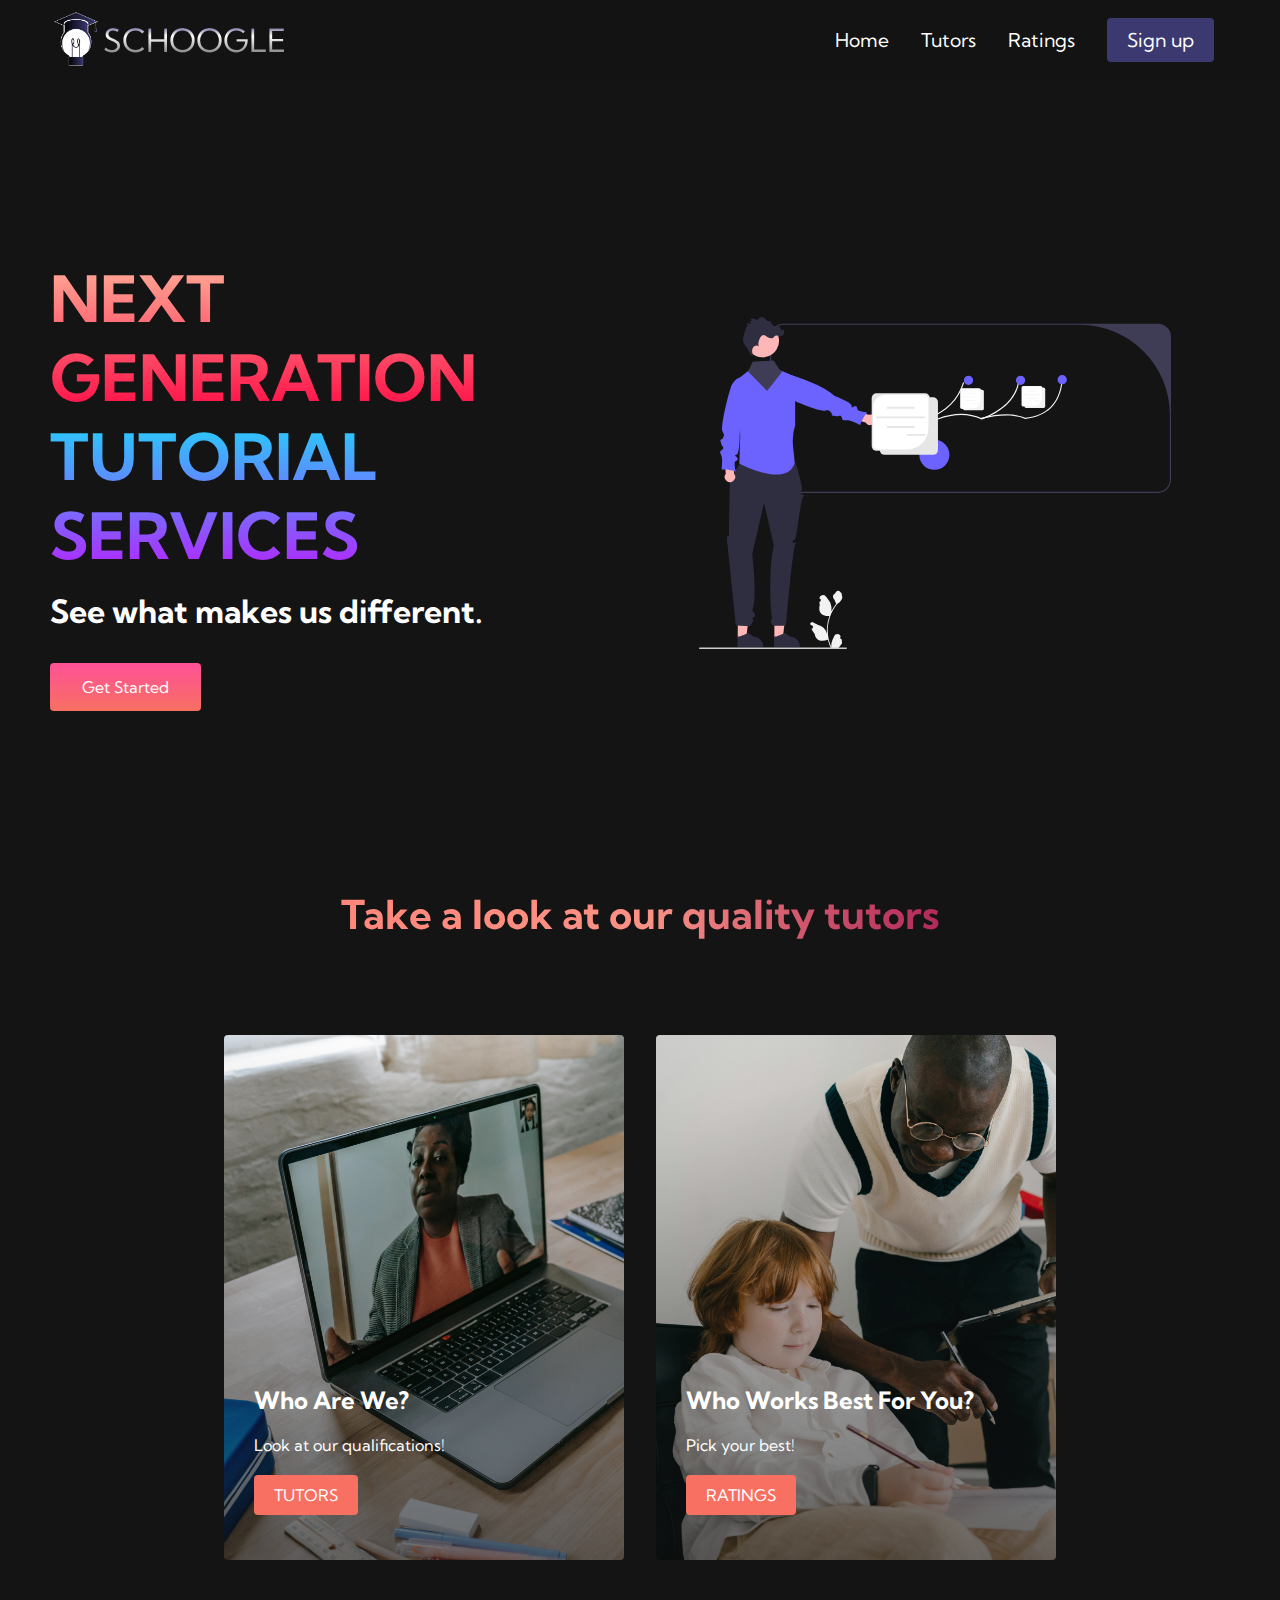
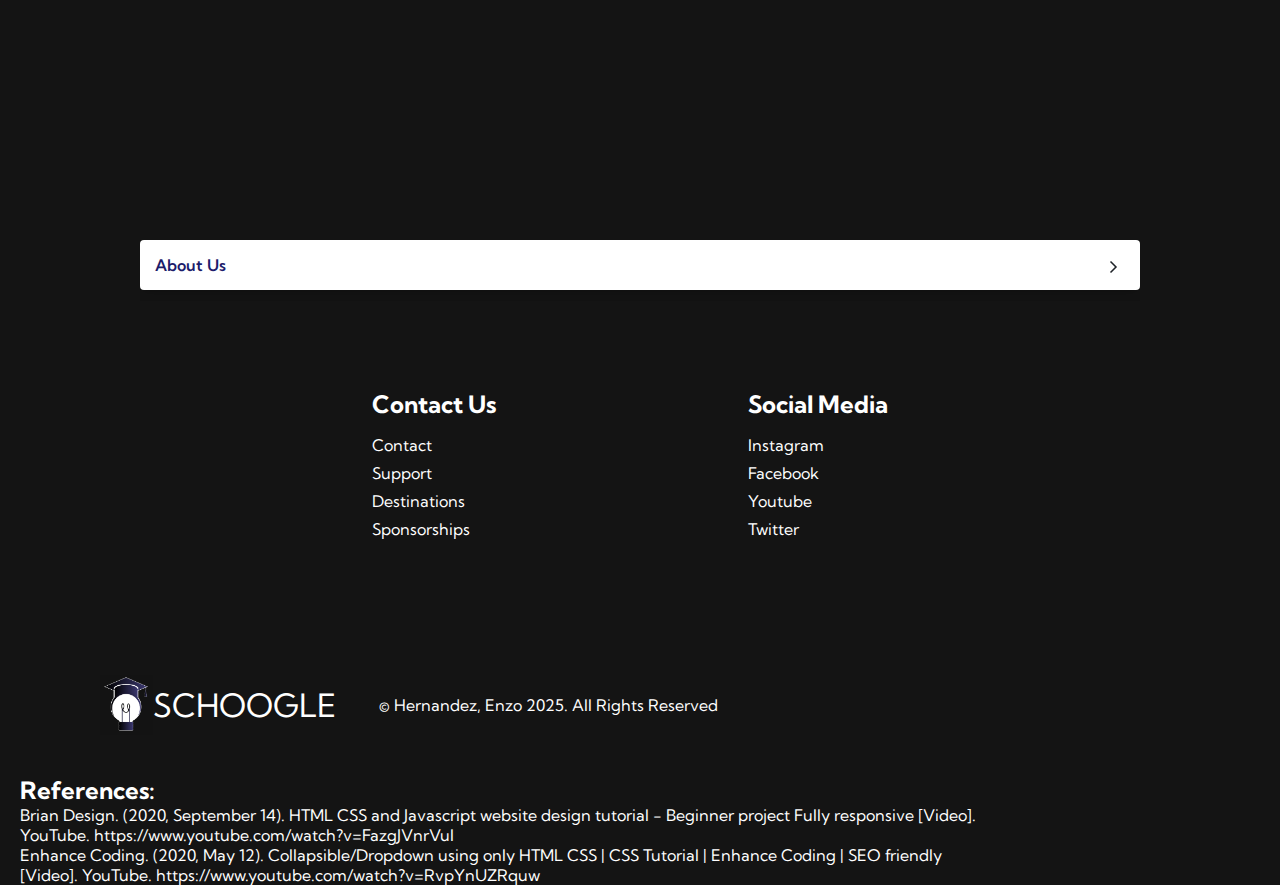
<file: public/2Q1MagnesiumHernandez.html>
<!DOCTYPE html>
<html lang="en">
<head>
    <meta charset="UTF-8">
    <meta name="viewport" content="width=device-width, initial-scale=1.0">
    <title>Schoogle Website</title>
    <link rel="stylesheet" href="./styles.css"/>
    <link rel = "stylesheet" href = "https://use.fontawesome.com/releases/v5.14.0/css/all.css" integrity="sha384-HzLeBuhoNPvSl5KYnjx0BT+WB0QEEqLprO+NBkkk5gbc67FTaL7XIGa2w1L0Xbgc" crossorigin="anonymous"/>
    <link rel="preconnect" href="https://fonts.googleapis.com">
    <link rel="preconnect" href="https://fonts.gstatic.com" crossorigin>
    <link href="https://fonts.googleapis.com/css2?family=Kumbh+Sans:wght@100..900&display=swap" rel="stylesheet">
</head>
<body>
    <!-- Navbar Section --> 
    <nav class="navbar">
        <div class="navbar__container">
            <a href="2Q1MagnesiumHernandez.html" id="navbar__logo"><img src="../assets/img0.png" alt="Schoogle Logo" style="height: 60px; vertical-align: middle;">
    SCHOOGLE
</a>
            <div class="navbar__toggle" id="mobile-menu">
                <span class="bar"></span>
                <span class="bar"></span>
                <span class="bar"></span>
            </div>
            <ul class="navbar__menu">
                <li class="navbar__item">
                    <a href="./2Q1MagnesiumHernandez.html" class="navbar__links">Home</a>
                </li>
                <li class="navbar__item">
                    <a href="https://ethel1wastaken.github.io/CS3_2ndQtrPortfolio/public/2Q1GMgGamis.html" class="navbar__links">Tutors</a>
                </li>
                <li class="navbar__item">
                    <a href="https://renzpshs.github.io/2QRepositoryMgCatapang/2Q1GMagnesiumCatapang.html" class="navbar__links">Ratings</a>
                </li>
                <li class="navbar__btn">
                    <a href="https://waxingcrescent8193.github.io/2QPortfolioMgESCOBAR/public/2Q1GMgEscobar.html" class="button">Sign up</a>
                </li>
            </ul>
        </div>
    </nav>
    <!-- Hero Section -->  
     <div class="main">
        <div class="main__container">
            <div class="main__content">
                <h1>NEXT GENERATION</h1>
                <h2>TUTORIAL SERVICES</h2>
                <p>See what makes us different.</p>
                <button class="main__btn"><a href="https://waxingcrescent8193.github.io/2QPortfolioMgESCOBAR/public/2Q1GMgEscobar.html">Get Started</a></button>
            </div>
            <div class="main__img--container">
                <img src="../assets/pic1.svg" alt="pic" id="main__img">
            </div>
        </div>
     </div>

    <!-- Services Section -->
     <div class="services">
        <h1>Take a look at our quality tutors</h1>
        <div class="services__container">
            <div class="services__card">
                <h2>Who Are We?</h2>
                <p>Look at our qualifications!</p>
                <button class="sub__btn"><a href="https://ethel1wastaken.github.io/CS3_2ndQtrPortfolio/public/2Q1GMgGamis.html">TUTORS</a></button>   
            </div>
            <div class="services__card">
                <h2>Who Works Best For You?</h2>
                <p>Pick your best!</p>
                <button class="sub__btn"><a href="https://renzpshs.github.io/2QRepositoryMgCatapang/2Q1GMagnesiumCatapang.html">RATINGS</a></button>   
            </div>
        </div>
     </div>
     <div class="wrapper">
        <div class="collapsible">
            <input type="checkbox" id="collapsible-head" class="collapsible-head" />
         <label for="collapsible-head">About Us</label>
          <div class="collapsible-text">
            <h2>Our Mission</h2>
            <p>Schoogle is an online platform that connects students with qualified tutors for personalized learning experiences. Our mission is to make quality education accessible to everyone, everywhere. Whether you're looking for help with a specific subject or want to improve your overall academic performance, Schoogle has the right tutor for you.</p>
            <h2>Our Vision</h2>
            <p>At Schoogle, we envision a world where every student has the opportunity to reach their full potential through personalized education. We strive to be the leading platform for connecting students with expert tutors, fostering a community of learners and educators dedicated to academic excellence and lifelong learning.</p>
            <h2>Available Subjects</h2>
              <table>
                <thead>
                <tr>
                    <th rowspan="2">Subject</th>
                    <th colspan="6">Stem Subjects</th>
                    <th colspan="4">Humss Subjects</th>
                <tr>
                    <td>Biology</td>
                    <td>Chemistry</td>
                    <td>Physics</td>
                    <td>Mathematics</td>
                    <td>Statistics</td>
                    <td>Computer Science</td>
                    <td>English</td>
                    <td>Filipino</td>
                    <td>Social Science</td>
                </tr>
                </thead>
                <tbody></tbody>
                <tr>
                    <td data-label="Subject">Topics</td>
                    <td data-label="Biology">Natural Selection</td>
                    <td data-label="Chemistry">Atomic Structures</td>
                    <td data-label="Physics">Trigonometry</td>
                    <td data-label="Mathematics">Polynomial Theories</td>
                    <td data-label="Statistics">Observational & Experimental Studies</td>
                    <td data-label="Computer Science">HTML, CSS, and JS</td>
                    <td data-label="English">Classic Literature</td>
                    <td data-label="Filipino">Panitikan</td>
                    <td data-label="Social Science">Reactions to Colonial Expansions</td>
                </tr>
                <tr>
                    <td data-label="Subject">Difficulty</td>
                    <td data-label="Biology">6/10</td>
                    <td data-label="Chemistry">8/10</td>
                    <td data-label="Physics">10/10</td>
                    <td data-label="Mathematics">8/10</td>
                    <td data-label="Statistics">7/10</td>
                    <td data-label="Computer Science">4/10</td>
                    <td data-label="English">4/10</td>
                    <td data-label="Filipino">4/10</td>
                    <td data-label="Social Science">6/10</td>
                </tr>
                </tbody>
              </table>
            <h2>Motivational Video</h2>
            <iframe src="https://www.youtube.com/embed/ZXsQAXx_ao0?si=aHID19hyEAoLiefb" title="YouTube video player" frameborder="0" allow="accelerometer; autoplay; clipboard-write; encrypted-media; gyroscope; picture-in-picture; web-share" referrerpolicy="strict-origin-when-cross-origin" allowfullscreen></iframe>
          </div>
        </div>
        
        
     </div>
     <!-- Footer Section -->
      <div class="footer__container">
        <div class="footer__links">
            <div class="footer__link--wrapper">
                <div class="footer__link--items">
                    <h2>Contact Us</h2>
                    <a href="/">Contact</a>
                    <a href="/">Support</a>
                    <a href="/">Destinations</a>
                    <a href="/">Sponsorships</a>
                </div>
                <div class="footer__link--items">
                    <h2>Social Media</h2>
                    <a href="/">Instagram</a>
                    <a href="/">Facebook</a>
                    <a href="/">Youtube</a>
                    <a href="/">Twitter</a>
                </div>
            </div>
        </div>
      </div>
        </div>
        <div class="social__media">
            <div class="social__media--wrap">
                <div class="footer__logo">
                    <a href="2Q1MagnesiumHernandez.html" id="footer__logo">
                        <img src="../assets/img0.png" alt="Schoogle Logo" style="height: 60px; vertical-align: middle;">SCHOOGLE
                    </a>
                    </div>
                    <p class="website__right">© Hernandez, Enzo 2025. All Rights Reserved</p>
                    <div class="social__icons">
                    <a href="/" class="social__icon--link" target="_blank">
                        <i class="fab fa-facebook"></i>
                    </a>
                    <a href="/" class="social__icon--link" target="_blank">
                        <i class="fab fa-instagram"></i>
                    </a>
                    <a href="/" class="social__icon--link" target="_blank">
                        <i class="fab fa-twitter"></i>
                    </a>
                    <a href="/" class="social__icon--link" target="_blank">
                        <i class="fab fa-linkedin"></i>
                    </a>
                </div>
            </div>
        </div>
                
                
            </div>
        </div>
      </div>
      <div class="references">
      <footer>
        <h2>References:</h2>
        <p>Brian Design. (2020, September 14). HTML CSS and Javascript website design tutorial - Beginner project Fully responsive [Video]. YouTube. https://www.youtube.com/watch?v=FazgJVnrVuI</p>
        <p>Enhance Coding. (2020, May 12). Collapsible/Dropdown using only HTML CSS | CSS Tutorial | Enhance Coding | SEO friendly [Video]. YouTube. https://www.youtube.com/watch?v=RvpYnUZRquw</p>
    </footer>
    </div>
     <script src="app.js"></script>
</body>
</html>
</file>
<file: public/styles.css>
* {
    box-sizing:border-box;
    margin: 0;
    padding: 0;
    font-family: 'Kumbh Sans', sans-serif;
}

body {
    background-color: #141414;
}

.footer__container,
.social__media {
    background-color: #141414;
}

.bar {
    display: block;
    width: 25px;
    height: 3px;
    margin: 5px auto;
    background-color: #fff;
    transition: all 0.3s ease;
}

.navbar {
    background-color: #131313;
    height: 80px;
    display: flex;
    justify-content: center;
    align-items: center;
    font-size: 1.2rem;
    position: sticky;
    top: 0; 
    z-index: 999;
}

.navbar__container {
    display: flex;
    justify-content: space-between;
    height: 80px;
    z-index: 1;
    width: 100%;
    max-width: 1300px;
    margin: 0 auto;
    padding: 0 50px;
}

#navbar__logo {
    background-color: #3c3971;
    background-image: linear-gradient(to top, #000000 10%, #ffffff 55%, #3c3971 70%);
    background-size: 100%;
    -webkit-background-clip: text;
    -moz-background-clip: text;
    -webkit-text-fill-color: transparent;
    -moz-text-fill-color: transparent;
    display: flex;
    align-items: center;
    cursor: pointer;
    text-decoration: none;
    font-size: 2rem;
}

.fa-gem {
    margin-right: 0.5rem;
}

.navbar__menu {
    display: flex;
    align-items: center;
    list-style: none;
    text-align: center;
}

.navbar__item {
    height: 80px;
}

.navbar__links {
    color: #fff;
    display: flex;
    align-items: center;
    justify-content: center;
    text-decoration: none;
    padding: 0 1rem;
    height: 100%;
}

.navbar__btn {
    display: flex;
    justify-content: center;
    align-items: center;
    padding: 0 1rem;
    width: 100%;
}

.button {
    display: flex;
    justify-content: center;
    align-items: center;
    text-decoration: none;
    padding: 10px 20px;
    height: 100%;
    width: 100%;
    border: none;
    outline: none;
    border-radius: 4px;
    background: #3c3971;
    color: #fff;
}

.button:hover {
    background: #713939;
    transition: all 0.3s ease;
}

.navbar__links:hover {
    color: #3c3971;
    transition: all 0.3s ease;
}

#mobile-menu {
    display: none;
}

@media screen and (max-width: 960px) {
    #mobile-menu {
        display: block; 
    }

    .navbar__container {
        display: flex;
        justify-content: space-between;
        height: 80px;
        z-index: 1;
        width: 100%;
        max-width: 1300px;
        padding: 0;
    }

    .navbar__menu {
        display: grid;
        grid-template-columns: auto;
        margin: 0;
        width: 100%;
        position: absolute;
        top: -1000px;
        opacity: 0;
        transition: all 0.5s ease;
        height: 50vh;
        z-index: -1;
        background: #131313;
    }
    
    .navbar__menu.active {
        background: #131313;
        top: 100%;
        opacity: 1;
        transition: all 0.5s ease;
        z-index: 99;
        height: 60vh;
        font-size: 1.6rem;
    }

    #navbar__logo {
        padding-left: 25px;
    }

    

    .navbar__item {
        width: 100%;
    }

    .navbar__links {
        text-align: center;
        padding: 2rem;
        width: 100%;
        display: table;
    }

    #mobile-menu {
        position:absolute;
        top: 20%;
        right: 5%;
        transform: translate(5%, 20%);
    }

    .navbar__btn {
        padding-bottom: 2rem
    }

    .button {
        display: flex;
        justify-content: center;
        align-items: center;
        width: 80%;
        height: 80px;
        margin: 0;
    }

    .navbar__toggle .bar{
        display: block;
        cursor: pointer;
    }
    
    #mobile-menu.is-active .bar:nth-child(2) {
        opacity: 0;
    }

    #mobile-menu.is-active .bar:nth-child(1) {
        transform: translateY(8px) rotate(45deg);
    }

    #mobile-menu.is-active .bar:nth-child(3) {
        transform: translateY(-8px) rotate(-45deg);
    }

    
}

/* Hero Section */

.main{
    background-color: #141414;
}

.main__container {
    display: grid;
    grid-template-columns: 1fr 1fr;
    align-items: center;
    justify-self: center;
    margin: 0 auto;
    height: 90vh;
    background-color: #141414;
    z-index: 1;
    width: 100%;
    max-width: 1300px;
    padding: 0 50px;
}

.main__content h1 {
    font-size: 4rem;
    background-color: #ff8177;
    background-image: linear-gradient(to top, #ff0844 0%, #ffb199 100%);
    background-size: 100%;
    -webkit-background-clip: text;
    -moz-background-clip: text;
    -webkit-text-fill-color: transparent;
    -moz-text-fill-color: transparent;
}

.main__content h2 {
    font-size: 4rem;
    background-color: #ff8177;
    background-image: linear-gradient(to top, #b721ff 0%, #21d4fd 100%);
    background-size: 100%;
    -webkit-background-clip: text;
    -moz-background-clip: text;
    -webkit-text-fill-color: transparent;
    -moz-text-fill-color: transparent;
}

.main__content p {
    margin-top: 1rem;
    font-size: 2rem;
    font-weight: 700;
    color: #fff;
}

.main__btn {
    font-size: 1rem;
    background-image: linear-gradient(to top, #f77062 0%, #fe5196 100%);
    padding: 14px 32px;
    border: none;
    border-radius: 4px;
    color: #fff;
    margin-top: 2rem;
    cursor: pointer;
    position: relative;
    transition: all 0.35s ease;
    outline: none;
}

.main__btn a {
    position: relative;
    z-index: 2;
    color: #fff;
    text-decoration: none;
}

.main__btn:after {
    position: absolute;
    content: "";
    top: 0;
    left: 0;
    width: 0;
    height: 100%;
    background: #4837ff;
    transition: all 0.35s;
    border-radius: 4px;
}

.main__btn:hover {
    color: #fff;
}

.main__btn:hover:after {
    width: 100%;
}

.sub__btn {
    font-size: 1rem;
    background-image: linear-gradient(to top, #f77062 0%, #fe5196 100%);
    padding: 14px 32px;
    border: none;
    border-radius: 0px;
    color: #fff;
    margin-top: 0rem;
    cursor: pointer;
    position: relative;
    transition: all 0.35s ease;
    outline: none;
}

.sub__btn a {
    position: relative;
    z-index: 2;
    color: #fff;
    text-decoration: none;
}

.main__img--container {
    text-align: center;
}

#main__img {
    height: 80%;
    width: 80%;
}

/* Mobile Responsive */

@media screen and (max-width: 768px) {
    .main__container {
        display: grid;
        grid-template-columns: auto;
        align-items: center;
        justify-self: center;
        width: 100%;
        margin: 0 auto;
        height: 90vh;
    }

    .main__content {
        text-align: center;
        margin-bottom: 4rem;
    }

    .main__content h1 {
        font-size: 2.5rem;
        margin-top: 2rem;
    }

    .main__content h2 {
        font-size: 3rem;
    }

    .main__content p {
        margin-top: 1rem;
        font-size: 1.5rem;
    }
}

@media screen and (max-width: 480px) {
    .main__content h1 {
        font-size: 2rem;
        margin-top: 3rem;
    }

    .main__content h2 {
        font-size: 2rem;
    }

    .main__content p {
        margin-top: 2rem;
        font-size: 1.5rem;
    }

    .main__btn {
        padding: 12px 35px;
        margin: 2.5rem 0;
    }
}

/* Services Section CSS*/

.services {
    background: #141414;
    display: flex;
    flex-direction: column;
    align-items: center;
    height: 100vh;
}

.services h1 {
    background-color: #ff8177;
    background-image: linear-gradient(to right, #ff8177 0%, #ff867a 0%, #ff8c7f 21%, #f99185 52%, #cf556c 78%, #b12a5b 100%);
    background-size: 100%;
    margin-bottom: 5rem;
    font-size: 2.5rem;
    -webkit-background-clip: text;
    -moz-background-clip: text;
    -webkit-text-fill-color: transparent;
    -moz-text-fill-color: transparent;
}

.services__container {
    display: flex;
    justify-content: center;
    flex-wrap: wrap;
}

.services__card {
    margin: 1rem;
    height: 525px;
    width: 400px;
    border-radius: 4px;
    background-image: linear-gradient(to bottom, rgba(0,0,0,0) 0%, rgba(17,17,17,0.6) 100%), url('../assets/img1.jpg');
    background-size: cover;
    position: relative;
    color: #fff;
}

.services__card:nth-child(2) {
    background-image: linear-gradient(to bottom, rgba(0,0,0,0) 0%, rgba(17,17,17,0.6) 100%), url('../assets/img2.jpg');

}

.services h2 {
    position: absolute;
    top: 350px;
    left: 30px;
}

.services__card p {
    position: absolute;
    top: 400px;
    left: 30px;
}

.services__card button {
    color: #fff;
    padding: 10px 20px;
    border: none;
    outline: none;
    border-radius: 4px;
    background: #f77062;
    position: absolute;
    top: 440px;
    left: 30px;
    font-size: 1rem;
    cursor: pointer;
}

.services__card:hover {
    transform: scale(1.075);
    transition: all 0.2s ease-in;
    cursor: pointer;
}

.wrapper {
    display: flex;
    padding-top: 50px;
    justify-content: center;
}

.collapsible {
    max-width: 1000px;
    overflow: hidden;
    font-weight: 500;
}

.collapsible input {
    display: none;
}

.collapsible label {
    position: relative;
    font-weight: 600;
    background: #fff;
    box-shadow: 0 5px 11px 0 rgba(0,0,0,.1), 0 4px 11px 0 rgba(0,0,0,.08);
    color: #1c1c6b;
    display: block;
    margin-bottom: 10px;
    cursor: pointer;
    padding: 15px;
    border-radius: 4px;
    z-index: 1;
}

.collapsible label:after {
    content: "";
    position: absolute;
    right: 15px;
    top: 15px;
    width: 24px;
    height: 24px;
    background: url('../assets/right.svg') no-repeat 0 0;
    background-size: contain;
    transition: all 0.3s ease;
}

.collapsible input:checked + label:after{
    transform: rotate(90deg);
}

.collapsible-text {
    max-height: 1px;
    overflow: hidden;
    border-radius: 4px;
    line-height: 1.4;
    position: relative;
    top: -100%;
    opacity: 0.5;
    transition: all 0.3s ease;
}

.collapsible input:checked + label + .collapsible-text {
    max-height: 2000px;
    overflow: visible;
    padding-bottom: 25px;
    background: #fff;
    box-shadow: 0 5px 11px 0 rgba(0,0,0,.1), 0 4px 11px 0 rgba(0,0,0,.08);
    opacity: 1;
    top: 0;
}

.collapsible-text h2 {
    margin-bottom: 10px;
    padding: 15px 15px 0;
    color: #1c1c6b;
}

.collapsible-text p {
    padding-left: 15px;
    padding-right: 15px;
    color: #333;
}

.collapsible-text table {
    width: 100%;
    padding: 8px;
    border-collapse: collapse;
    margin-top: 16px;
}

.collapsible-text th,
.collapsible-text td {
    border: 1px solid #ddd;
    padding: 8px;
    text-align: center;
}

 iframe {
    width: 1000px;
    height: 562.5px;
    max-width: 100%;
  }


@media screen and (max-width: 960px) {
    .services {
        height: 1600px;
    }

    .services h1 {
        font-size: 2rem;
        margin-top: 12rem;
    }

     table, thead, tbody, th, td, tr {
      display: block;
      width: 100%;
    }

    thead tr:first-child {
      display: none;
    }

    tr {
      margin-bottom: 1rem;
      border: 1px solid #ccc;
      border-radius: 10px;
      padding: 10px;
      background-color: #fff;
    }

    td {
      text-align: left;
      border: none;
      display: flex;
      justify-content: space-between;
      padding: 8px;
      border-bottom: 1px solid #eee;
    }

    td:last-child {
      border-bottom: none;
    }

    td::before {
      content: attr(data-label);
      font-weight: bold;
      flex: 1;
      text-align: left;
    }

     iframe {
      width: 960px;
      height: 540px;
    }
}

@media screen and (max-width: 480px) {
    .services {
        height: 1400px;
    }
    .services h1 {
        font-size: 1.2rem;
    }
    .services__card {
        width: 300px;
    }

     table, thead, tbody, th, td, tr {
      display: block;
      width: 100%;
    }

    thead tr:first-child {
      display: none;
    }

    tr {
      margin-bottom: 1rem;
      border: 1px solid #ccc;
      border-radius: 10px;
      padding: 10px;
      background-color: #fff;
    }

    td {
      text-align: left;
      border: none;
      display: flex;
      justify-content: space-between;
      padding: 8px;
      border-bottom: 1px solid #eee;
    }

    td:last-child {
      border-bottom: none;
    }

    td::before {
      content: attr(data-label);
      font-weight: bold;
      flex: 1;
      text-align: left;
    }

     iframe {
      width: 480px;
      height: 270px;
    }
}

/* Footer Section CSS */

.footer__container {
    background-color: #141414;
    padding: 5rem 0;
    display: flex;
    flex-direction: column;
    justify-content: center;
    align-items: center;
}

#footer__logo {
    color: #fff;
    display: flex;
    align-items: center;
    cursor: pointer;
    text-decoration: none;
    font-size: 2rem;
}

.footer__links {
    width: 100%;
    max-width: 1000px;
    display: flex;
    justify-content: center;
}  

.footer__link--wrapper {
    display: flex;
    justify-content: center;
    width: 100%;   
    gap: 200px;
}

.footer__link--items {
    display: flex;
    flex-direction: column;
    align-items: flex-start;
    margin: 8px;
    text-align: left;
    width: 160px;
    box-sizing: border-box;
}

.footer__link--items h2 {
    margin-bottom: 16px;
}

.footer__link--items > h2 {
    color: #fff;
}

.footer__link--items a {
    color: #fff;
    text-decoration: none;
    margin-bottom: 0.5rem;
}

.footer__link--items a:hover {
    color: #e9e9e9;
    transition: 0.3s ease-out;
}

.references {
    max-width: 1000px;
    width: 100%;
    color: #fff;
    margin-top: 40px;
    padding: 0 20px;
}

/* Social Media Icons */

.social__icon--link {
    color: #fff;
    font-size: 24px;
}

.social__media {
    max-width: 1000px;
    width: 100%;
}

.social__media--wrap {
    display: flex;
    justify-content: space-between;
    align-items: center;
    width: 90%;
    max-width: 1000px;
    margin: 40px auto 0 100px;
}

.footer__info-row {
    display: flex;
    align-items: center;
}

.social__icons {
    display: flex;
    justify-content: space-between;
    align-items: center;
    width: 240px;
    gap: 16px;
}

.social__logo {
    color: #fff;
    justify-self: flex-start;
    margin-left: 20px;
    cursor: pointer;
    text-decoration: none;
    font-size: 2rem;
    display: flex;
    align-items: center;
    margin-bottom: 16px;
}

.website__right {
    color: #fff;
}

@media screen and (max-width: 820px) {
    .footer__links {
        padding-top: 2rem;
    }

    #footer__logo {
        margin-bottom: 2rem;
    }

    .website__rights {
        margin-bottom: 2rem;
    }

    .footer__link--wrapper {
        flex-direction: column;
    }

    .social__media--wrap {
        flex-direction: column;
    }
}

@media screen and (max-width: 480px) {
    .footer__link--items {
        margin: 0;
        padding: 10px;
        width: 100%;
    }
}
</file>
